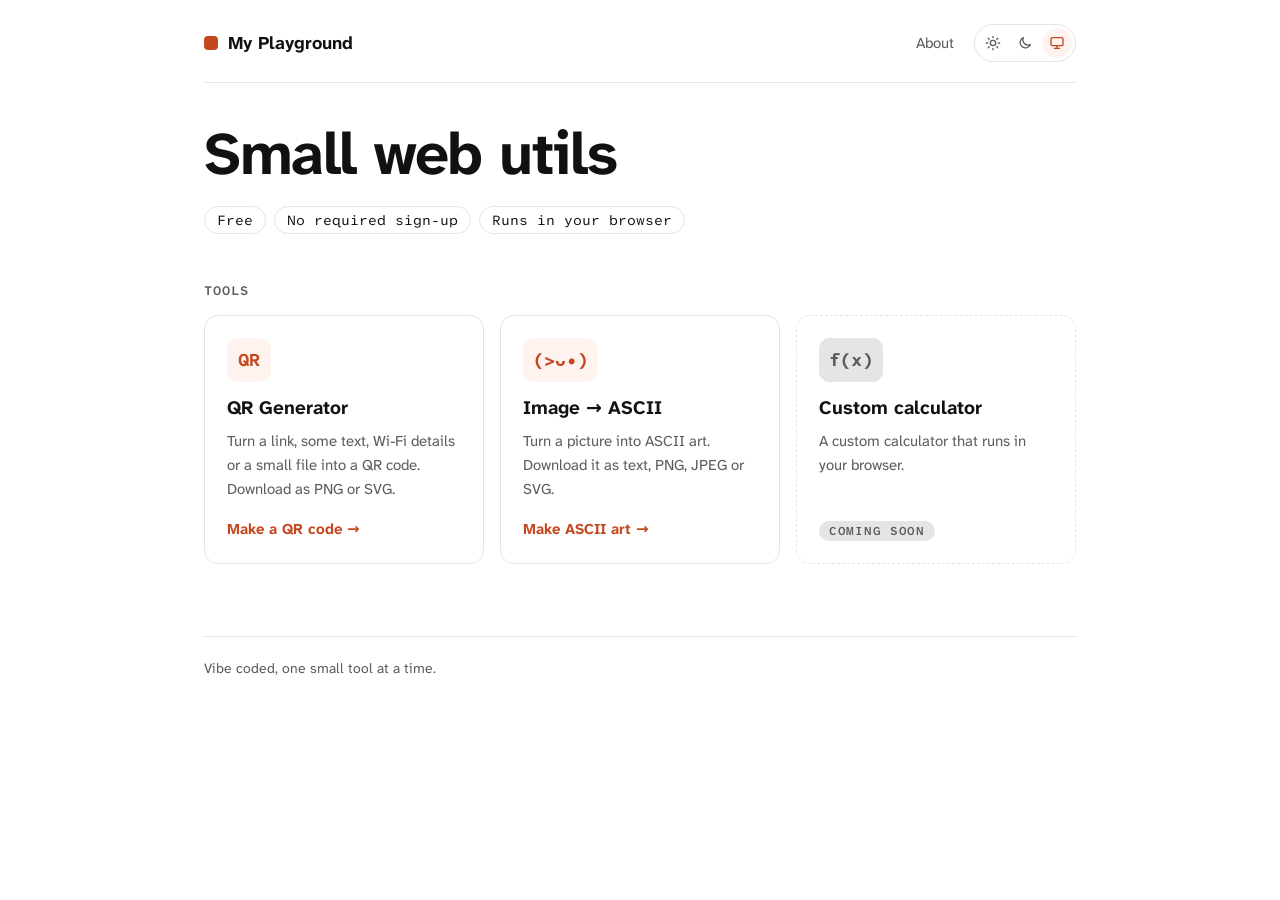
<file: index.html>
<!DOCTYPE html>
<html lang="en">
<head>
<meta charset="utf-8">
<meta name="viewport" content="width=device-width, initial-scale=1">
<title>My Playground</title>
<meta name="description" content="A growing set of small, free, single-purpose web tools. No required sign-up, everything runs in your browser.">
<link rel="preload" href="./assets/fonts/atkinson-next-latin.woff2" as="font" type="font/woff2" crossorigin>
<link rel="stylesheet" href="./assets/style.css">
<script src="./assets/theme.js"></script>
<style>
  /* Hero */
  .hero { margin-bottom: 48px; }

  .hero h1 {
    margin: 0 0 20px;
    max-width: 16ch;
    font-size: clamp(36px, 7vw, 60px);
    line-height: 1.05;
    letter-spacing: -.025em;
  }

  .points {
    display: flex;
    flex-wrap: wrap;
    gap: 8px;
    margin: 0;
    padding: 0;
    list-style: none;
    font: 14px var(--mono);
  }

  .points li {
    padding: 4px 12px;
    border: 1px solid var(--line);
    border-radius: 999px;
    background: var(--panel);
  }

  .section-title {
    margin: 0 0 16px;
    font: 600 13px var(--mono);
    letter-spacing: .08em;
    text-transform: uppercase;
    color: var(--muted);
  }
</style>
</head>
<body>
<div class="wrap">

  <header class="site">
    <a class="brand" href="./">My Playground</a>
    <nav class="site"><a href="./about/">About</a></nav>
  </header>

  <section class="hero">
    <h1>Small web utils</h1>
    <ul class="points">
      <li>Free</li>
      <li>No required sign-up</li>
      <li>Runs in your browser</li>
    </ul>
  </section>

  <h2 class="section-title">Tools</h2>
  <ul class="grid">
    <li>
      <a class="card" href="https://tsp-qr-maker.netlify.app/">
        <span class="icon" aria-hidden="true">QR</span>
        <h3>QR Generator</h3>
        <p>Turn a link, some text, Wi-Fi details or a small file into a QR code. Download as PNG or SVG.</p>
        <span class="go">Make a QR code →</span>
      </a>
    </li>
    <li>
      <a class="card" href="https://image-2-ascii.netlify.app/">
        <span class="icon" aria-hidden="true">(&gt;ᴗ•)</span>
        <h3>Image → ASCII</h3>
        <p>Turn a picture into ASCII art. Download it as text, PNG, JPEG or SVG.</p>
        <span class="go">Make ASCII art →</span>
      </a>
    </li>
    <li>
      <div class="card soon">
        <span class="icon" aria-hidden="true">f(x)</span>
        <h3>Custom calculator</h3>
        <p>A custom calculator that runs in your browser.</p>
        <span class="badge">Coming soon</span>
      </div>
    </li>
  </ul>

  <footer class="site">
    Vibe coded, one small tool at a time.
  </footer>

</div>
</body>
</html>
</file>
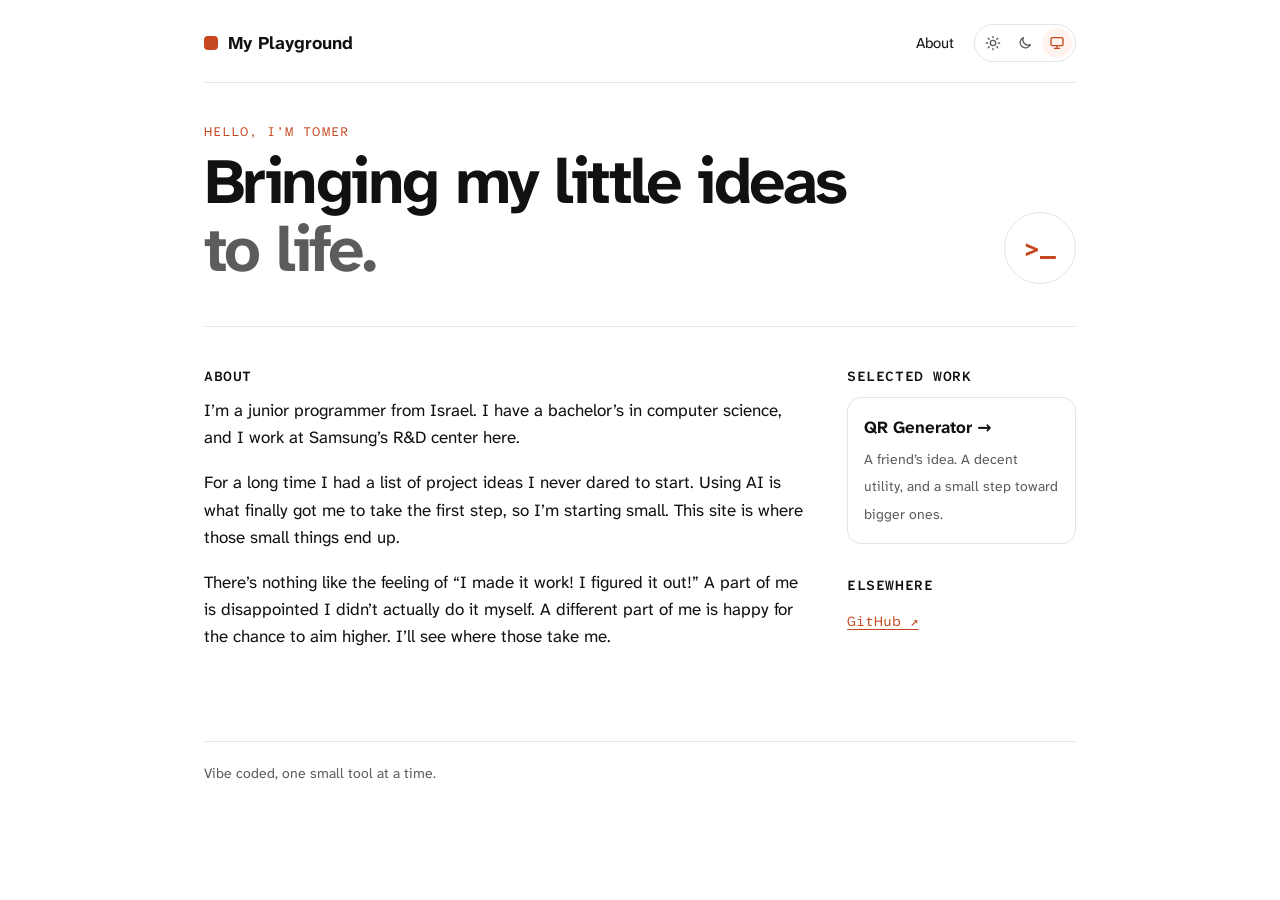
<file: about/index.html>
<!DOCTYPE html>
<html lang="en">
<head>
<meta charset="utf-8">
<meta name="viewport" content="width=device-width, initial-scale=1">
<title>About Me</title>
<meta name="description" content="Tomer is a junior programmer from Israel building small web tools, one idea at a time.">
<link rel="preload" href="../assets/fonts/atkinson-next-latin.woff2" as="font" type="font/woff2" crossorigin>
<link rel="stylesheet" href="../assets/style.css">
<script src="../assets/theme.js"></script>
<style>
  .intro {
    display: grid;
    grid-template-columns: minmax(0, 1fr) auto;
    align-items: end;
    gap: 28px;
    padding: 0 0 42px;
    border-bottom: 1px solid var(--line);
  }

  .eyebrow {
    margin: 0 0 8px;
    color: var(--accent);
    font: 13px var(--mono);
    letter-spacing: .08em;
    text-transform: uppercase;
  }

  .intro h1 {
    max-width: 680px;
    margin: 0;
    font-size: clamp(34px, 7vw, 64px);
    line-height: 1.06;
    letter-spacing: -.04em;
  }

  .intro h1 span { color: var(--muted); }

  .prompt {
    display: grid;
    place-items: center;
    width: 72px;
    height: 72px;
    border: 1px solid var(--line);
    border-radius: 50%;
    background: var(--panel);
    color: var(--accent);
    font: 700 25px var(--mono);
  }

  .profile-grid {
    display: grid;
    grid-template-columns: minmax(0, 1.45fr) minmax(220px, .55fr);
    gap: 40px;
    padding-top: 38px;
  }

  .profile-grid h2 {
    margin: 0 0 10px;
    font-size: 14px;
    font-family: var(--mono);
    font-weight: 600;
    letter-spacing: .04em;
    text-transform: uppercase;
  }

  .profile-grid p { margin: 0 0 18px; max-width: 60ch; }
  .profile-grid .muted { color: var(--muted); }

  .principles {
    margin: 24px 0 0;
    padding: 0;
    list-style: none;
    border-top: 1px solid var(--line);
  }

  .principles li {
    display: grid;
    grid-template-columns: 34px 1fr;
    gap: 10px;
    padding: 13px 0;
    border-bottom: 1px solid var(--line);
  }

  .principles code {
    color: var(--accent);
    font-family: var(--mono);
  }

  .project-link {
    display: block;
    padding: 16px;
    border: 1px solid var(--line);
    border-radius: var(--radius);
    background: var(--panel);
    color: inherit;
    text-decoration: none;
  }

  .project-link:hover { border-color: var(--accent); }
  .project-link strong { display: block; margin-bottom: 4px; }
  .project-link span { color: var(--muted); font-size: 14px; }

  .links {
    display: flex;
    flex-wrap: wrap;
    gap: 10px 18px;
    margin-top: 14px;
  }

  .links a { font-family: var(--mono); font-size: 14px; }

  @media (max-width: 620px) {
    .intro { align-items: start; }
    .prompt { width: 52px; height: 52px; font-size: 19px; }
    .profile-grid { grid-template-columns: 1fr; gap: 30px; }
  }
</style>
</head>
<body>
<div class="wrap">

  <header class="site">
    <a class="brand" href="../">My Playground</a>
    <nav class="site"><a href="./" aria-current="page">About</a></nav>
  </header>

  <header class="intro">
    <div>
      <p class="eyebrow">Hello, I’m Tomer</p>
      <h1>Bringing my little ideas <span>to life.</span></h1>
    </div>
    <div class="prompt" aria-hidden="true">&gt;_</div>
  </header>

  <main class="profile-grid">
    <section aria-labelledby="about-heading">
      <h2 id="about-heading">About</h2>
      <p>
        I’m a junior programmer from Israel. I have a bachelor’s in computer
        science, and I work at Samsung’s R&amp;D center here.
      </p>
      <p>
        For a long time I had a list of project ideas I never dared to start.
        Using AI is what finally got me to take the first step, so I’m starting
        small. This site is where those small things end up.
      </p>
      <p>
        There’s nothing like the feeling of “I made it work! I figured it
        out!” A part of me is disappointed I didn’t actually do it myself. A
        different part of me is happy for the chance to aim higher. I’ll see
        where those take me.
      </p>
    </section>

    <aside aria-labelledby="work-heading">
      <h2 id="work-heading">Selected work</h2>
      <a class="project-link" href="https://tsp-qr-maker.netlify.app/">
        <strong>QR Generator →</strong>
        <span>A friend’s idea. A decent utility, and a small step toward bigger ones.</span>
      </a>

      <h2 style="margin-top: 30px">Elsewhere</h2>
      <div class="links">
        <a href="https://github.com/tomerSP" rel="me">GitHub ↗</a>
      </div>
    </aside>
  </main>

  <footer class="site">
    Vibe coded, one small tool at a time.
  </footer>

</div>
</body>
</html>
</file>
<file: assets/style.css>
/* Shared shell for the main site and every subsite.
   Copied verbatim into each tool repo; edit here first, then copy. */

@font-face {
  font-family: "Atkinson Hyperlegible Next";
  src: url("./fonts/atkinson-next-latin.woff2") format("woff2");
  font-weight: 200 800;
  font-display: swap;
  unicode-range: U+0000-00FF, U+0131, U+0152-0153, U+02BB-02BC, U+02C6, U+02DA, U+02DC, U+0304, U+0308, U+0329, U+2000-206F, U+20AC, U+2122, U+2191, U+2193, U+2212, U+2215, U+FEFF, U+FFFD;
}

@font-face {
  font-family: "Atkinson Hyperlegible Mono";
  src: url("./fonts/atkinson-mono-latin.woff2") format("woff2");
  font-weight: 200 800;
  font-display: swap;
  unicode-range: U+0000-00FF, U+0131, U+0152-0153, U+02BB-02BC, U+02C6, U+02DA, U+02DC, U+0304, U+0308, U+0329, U+2000-206F, U+20AC, U+2122, U+2191, U+2193, U+2212, U+2215, U+FEFF, U+FFFD;
}

:root {
  --bg: #ffffff;
  --panel: #ffffff;
  --ink: #111111;
  --muted: #5c5c5c;
  --line: #e5e5e5;
  --accent: #c4471f;
  --accent-soft: #fef3ee;
  --accent-ink: #ffffff;
  --warn: #9a4a1e;
  --radius: 14px;
  color-scheme: light;
  --mono: "Atkinson Hyperlegible Mono", ui-monospace, SFMono-Regular, Menlo, Consolas, monospace;
  --sans: "Atkinson Hyperlegible Next", system-ui, -apple-system, "Segoe UI", Roboto, sans-serif;
}

/* Dark tokens apply when the system asks for dark (unless the visitor picked
   light), or when the visitor picked dark. theme.js sets data-theme. */
@media (prefers-color-scheme: dark) {
  :root:not([data-theme="light"]) {
    --bg: #000000;
    --panel: #0e0e0e;
    --ink: #f0f0f0;
    --muted: #a3a3a3;
    --line: #262626;
    --accent: #ff8a65;
    --accent-soft: #3a2219;
    --accent-ink: #1a0d07;
    --warn: #e08a5a;
    color-scheme: dark;
  }
}

:root[data-theme="dark"] {
  --bg: #000000;
  --panel: #0e0e0e;
  --ink: #f0f0f0;
  --muted: #a3a3a3;
  --line: #262626;
  --accent: #ff8a65;
  --accent-soft: #3a2219;
  --accent-ink: #1a0d07;
  --warn: #e08a5a;
  color-scheme: dark;
}

* { box-sizing: border-box; }

body {
  margin: 0;
  background: var(--bg);
  color: var(--ink);
  font: 17px/1.6 var(--sans);
  -webkit-font-smoothing: antialiased;
}

.wrap {
  max-width: 920px;
  margin: 0 auto;
  padding: 24px 24px 80px;
}

a { color: var(--accent); text-underline-offset: .18em; }

:focus-visible { outline: 2px solid var(--accent); outline-offset: 2px; }

/* Header: brand left, links right. Same on every page. */
header.site {
  display: flex;
  align-items: center;
  justify-content: space-between;
  gap: 12px 24px;
  flex-wrap: wrap;
  padding-bottom: 20px;
  margin-bottom: 40px;
  border-bottom: 1px solid var(--line);
}

.brand {
  display: inline-flex;
  align-items: center;
  gap: 10px;
  color: var(--ink);
  font-weight: 700;
  font-size: 18px;
  text-decoration: none;
}

.brand::before {
  content: "";
  width: 14px;
  height: 14px;
  border-radius: 4px;
  background: var(--accent);
}

nav.site { display: flex; flex-wrap: wrap; align-items: center; gap: 8px 20px; font-size: 15px; }
nav.site a { color: var(--muted); text-decoration: none; }
nav.site a:hover, nav.site a[aria-current="page"] { color: var(--ink); }

/* Light / dark / system switch, added to nav.site by theme.js */
.theme-switch {
  display: inline-flex;
  gap: 2px;
  padding: 3px;
  border: 1px solid var(--line);
  border-radius: 999px;
  background: var(--panel);
}

.theme-switch button {
  position: relative;
  display: grid;
  place-items: center;
  width: 30px;
  height: 30px;
  padding: 0;
  border: 0;
  border-radius: 999px;
  background: transparent;
  color: var(--muted);
}

.theme-switch button:hover { color: var(--ink); }
.theme-switch button[aria-pressed="true"] { background: var(--accent-soft); color: var(--accent); }
.theme-switch svg { width: 16px; height: 16px; }

/* Label pops up after a short hover, or straight away on keyboard focus */
.theme-switch button::after {
  content: attr(data-tip);
  position: absolute;
  top: calc(100% + 8px);
  left: 50%;
  z-index: 10;
  transform: translateX(-50%);
  padding: 4px 8px;
  border-radius: 6px;
  background: var(--ink);
  color: var(--bg);
  font: 500 12px var(--sans);
  white-space: nowrap;
  opacity: 0;
  visibility: hidden;
  pointer-events: none;
  transition: opacity .12s ease, visibility .12s;
}

.theme-switch button:hover::after { opacity: 1; visibility: visible; transition-delay: .5s; }
.theme-switch button:focus-visible::after { opacity: 1; visibility: visible; }

/* Page title on tool pages; the hub and About style their own. */
h1 {
  margin: 0 0 12px;
  font-size: clamp(30px, 5vw, 42px);
  line-height: 1.12;
  letter-spacing: -.02em;
}

/* Older tool pages still use a crumb line under the header. */
.crumb { font-size: 14px; color: var(--muted); margin-bottom: 20px; }
.crumb a { text-decoration: none; }
.crumb a:hover { text-decoration: underline; }

.lede {
  color: var(--muted);
  max-width: 52ch;
  font-size: 19px;
  margin: 0 0 32px;
}

/* Card grid used by the hub page */
.grid {
  display: grid;
  grid-template-columns: repeat(auto-fill, minmax(260px, 1fr));
  gap: 16px;
  margin: 0;
  padding: 0;
  list-style: none;
}

.card {
  display: flex;
  flex-direction: column;
  gap: 8px;
  height: 100%;
  background: var(--panel);
  border: 1px solid var(--line);
  border-radius: var(--radius);
  padding: 22px;
  text-decoration: none;
  color: inherit;
  transition: border-color .12s ease, transform .12s ease, box-shadow .12s ease;
}

a.card:hover {
  border-color: var(--accent);
  transform: translateY(-2px);
  box-shadow: 0 6px 20px -12px var(--accent);
}

.card .icon {
  display: grid;
  place-items: center;
  align-self: flex-start;
  min-width: 44px;
  height: 44px;
  padding: 0 10px;
  margin-bottom: 6px;
  border-radius: 10px;
  background: var(--accent-soft);
  color: var(--accent);
  font: 700 18px var(--mono);
}

.card h3 { margin: 0; font-size: 19px; line-height: 1.3; }
.card p { margin: 0; font-size: 15px; color: var(--muted); }
.card .go { margin-top: auto; padding-top: 8px; font-weight: 700; font-size: 15px; color: var(--accent); }

.card.soon { background: transparent; border-style: dashed; }
.card.soon .icon { background: var(--line); color: var(--muted); }
.card .badge {
  align-self: flex-start;
  margin-top: auto;
  padding: 2px 10px;
  border-radius: 999px;
  background: var(--line);
  color: var(--muted);
  font: 600 12px var(--mono);
  letter-spacing: .06em;
  text-transform: uppercase;
}

/* Tool UI */
.panel {
  background: var(--panel);
  border: 1px solid var(--line);
  border-radius: var(--radius);
  padding: 20px;
}

label { display: block; font-size: 14px; color: var(--muted); margin-bottom: 6px; }

textarea, input[type="text"], input[type="number"], select {
  width: 100%;
  font: 15px/1.5 var(--sans);
  color: var(--ink);
  background: var(--bg);
  border: 1px solid var(--line);
  border-radius: 10px;
  padding: 10px 12px;
}

textarea { resize: vertical; min-height: 110px; font-family: var(--mono); }

textarea:focus, input[type="text"]:focus, input[type="number"]:focus, select:focus {
  outline: none;
  border-color: var(--accent);
  box-shadow: 0 0 0 3px var(--accent-soft);
}

input[type="range"] { width: 100%; accent-color: var(--accent); }
input[type="checkbox"], input[type="radio"] { accent-color: var(--accent); }

input[type="file"] { font: 15px var(--sans); color: var(--muted); max-width: 100%; }
input[type="file"]::file-selector-button {
  margin-right: 12px;
  font: 600 15px var(--sans);
  padding: 10px 16px;
  border-radius: 10px;
  border: 1px solid var(--accent);
  background: var(--accent);
  color: var(--accent-ink);
  cursor: pointer;
}

button {
  font: 600 15px var(--sans);
  padding: 10px 16px;
  border-radius: 10px;
  border: 1px solid var(--line);
  background: var(--panel);
  color: var(--ink);
  cursor: pointer;
}

button:hover { border-color: var(--accent); }
button.primary { background: var(--accent); color: var(--accent-ink); border-color: var(--accent); }
button.primary:hover { filter: brightness(1.08); }
button:disabled { opacity: .45; cursor: not-allowed; }

footer.site p { margin: 0 0 4px; }

footer.site {
  margin-top: 72px;
  padding-top: 20px;
  border-top: 1px solid var(--line);
  font-size: 14px;
  color: var(--muted);
}

@media (max-width: 560px) {
  body { font-size: 16px; }
  .wrap { padding: 18px 18px 64px; }
  header.site { margin-bottom: 28px; }
  .lede { font-size: 17px; }
}

@media (prefers-reduced-motion: reduce) {
  .card, a.card:hover { transition: none; transform: none; }
}
</file>
